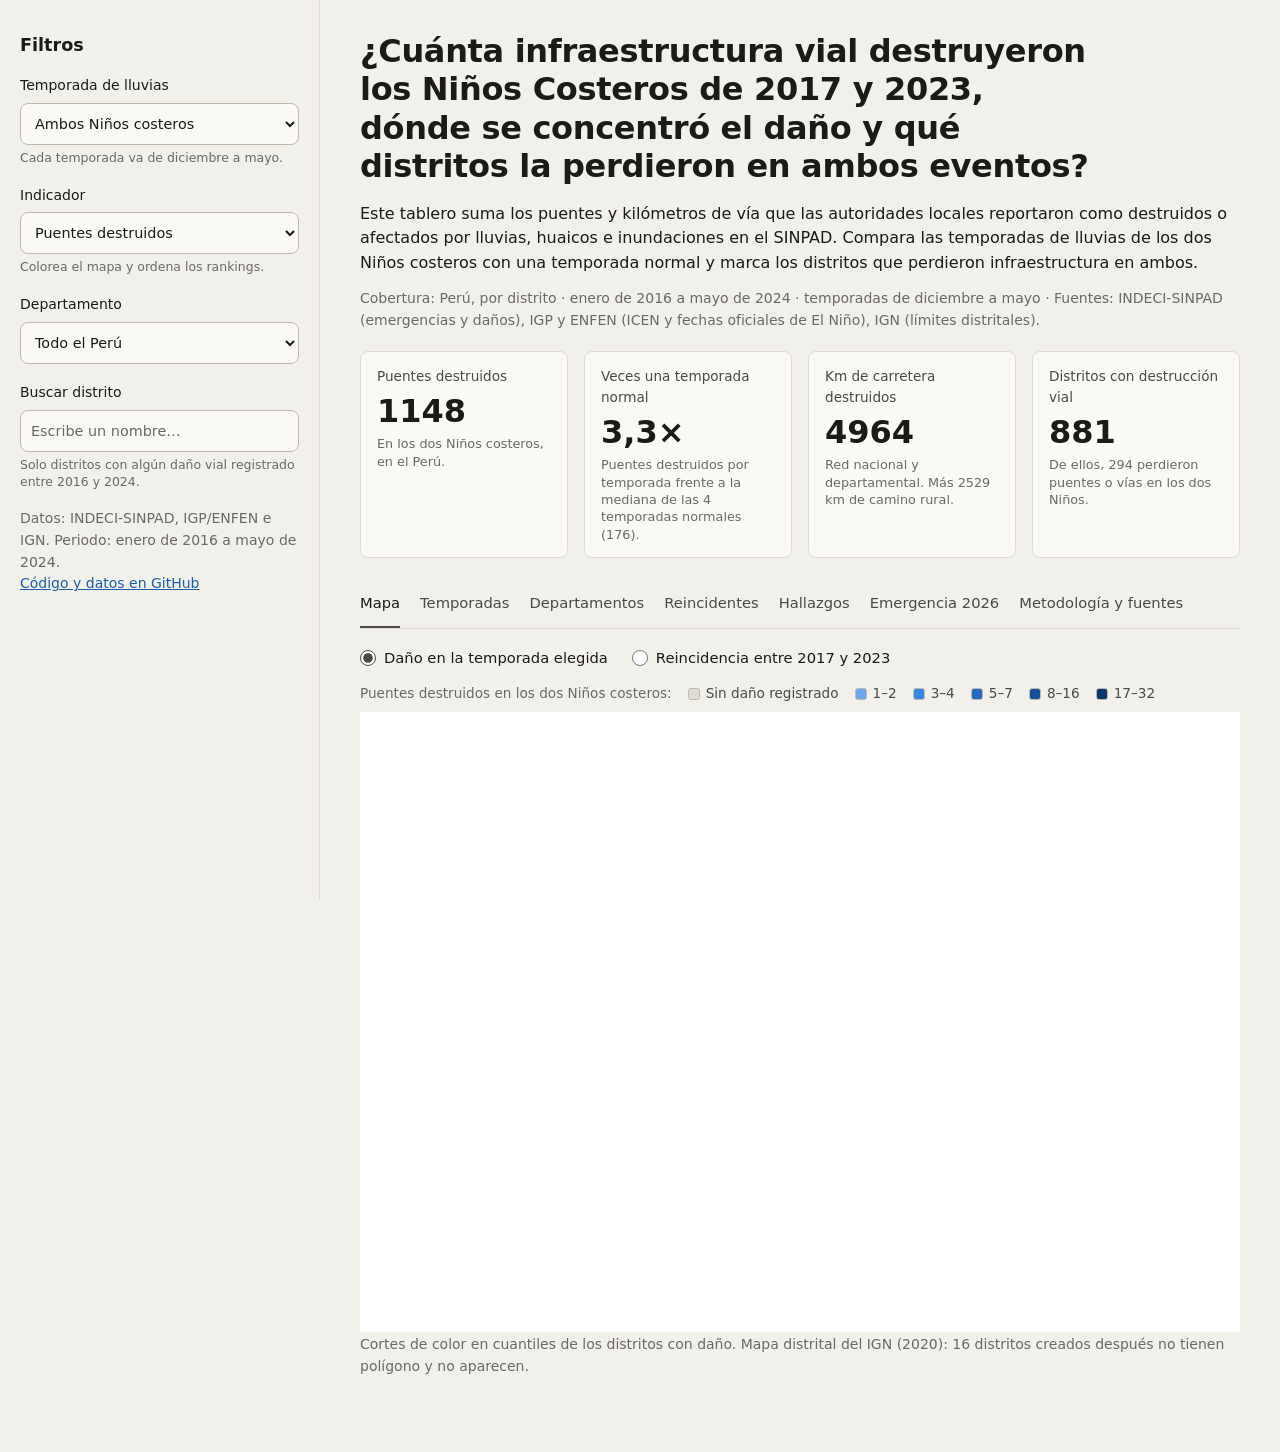
<file: docs/index.html>
<!doctype html>
<html lang="es">
<head>
<meta charset="utf-8">
<meta name="viewport" content="width=device-width, initial-scale=1">
<title>¿Cuánta infraestructura vial destruyeron los Niños Costeros de 2017 y 2023, dónde se concentró el daño y qué distritos la perdieron en ambos eventos?</title>
<meta name="description" content="Tablero interactivo con los puentes y kilómetros de vía destruidos en los Niños Costeros de 2017 y 2023 en el Perú, por temporada, departamento y distrito.">
<meta property="og:title" content="¿Cuánta infraestructura vial destruyeron los Niños Costeros de 2017 y 2023, dónde se concentró el daño y qué distritos la perdieron en ambos eventos?">
<meta property="og:description" content="Tablero interactivo con los puentes y kilómetros de vía destruidos en los Niños Costeros de 2017 y 2023 en el Perú, por temporada, departamento y distrito.">
<meta property="og:type" content="website">
<meta name="theme-color" content="#f2f0eb">
<link rel="icon" href="data:image/svg+xml,<svg xmlns=%22http://www.w3.org/2000/svg%22 viewBox=%220 0 100 100%22><text y=%22.9em%22 font-size=%2290%22>🌉</text></svg>">
<link rel="stylesheet" href="estilos.css">
<script defer src="plotly-4.0.0.min.js"></script>
<script defer src="app.js"></script>
</head>
<body>
<div class="pagina">

<aside class="filtros" aria-label="Filtros">
  <details id="filtros-plegable" open>
  <summary><h2>Filtros</h2></summary>
  <div class="campo">
    <label for="f-temporada">Temporada de lluvias</label>
    <select id="f-temporada"></select>
    <small>Cada temporada va de diciembre a mayo.</small>
  </div>
  <div class="campo">
    <label for="f-indicador">Indicador</label>
    <select id="f-indicador"></select>
    <small>Colorea el mapa y ordena los rankings.</small>
  </div>
  <div class="campo">
    <label for="f-departamento">Departamento</label>
    <select id="f-departamento"></select>
  </div>
  <div class="campo">
    <label for="f-distrito">Buscar distrito</label>
    <div class="combo">
      <input id="f-distrito" type="text" role="combobox" aria-expanded="false" aria-controls="f-distrito-lista"
             aria-autocomplete="list" autocomplete="off" spellcheck="false" placeholder="Escribe un nombre…">
      <button id="f-distrito-limpiar" type="button" aria-label="Quitar el distrito elegido" hidden>×</button>
      <ul id="f-distrito-lista" role="listbox" aria-label="Distritos" hidden></ul>
    </div>
    <small>Solo distritos con algún daño vial registrado entre 2016 y 2024.</small>
  </div>
  <p class="sub">Datos: INDECI-SINPAD, IGP/ENFEN e IGN. Periodo: enero de 2016 a mayo de 2024.<br>
    <a id="enlace-repo" href="#">Código y datos en GitHub</a></p>
  </details>
</aside>

<main>
  <h1>¿Cuánta infraestructura vial destruyeron los Niños Costeros de 2017 y 2023, dónde se concentró el daño y qué distritos la perdieron en ambos eventos?</h1>
  <p>Este tablero suma los puentes y kilómetros de vía que las autoridades locales reportaron como destruidos o afectados
    por lluvias, huaicos e inundaciones en el SINPAD. Compara las temporadas de lluvias de los dos Niños costeros con una
    temporada normal y marca los distritos que perdieron infraestructura en ambos.</p>
  <p class="sub">Cobertura: Perú, por distrito · enero de 2016 a mayo de 2024 · temporadas de diciembre a mayo · Fuentes:
    INDECI-SINPAD (emergencias y daños), IGP y ENFEN (ICEN y fechas oficiales de El Niño), IGN (límites distritales).</p>

  <noscript><p class="aviso">Este tablero necesita JavaScript para filtrar los datos y dibujar el mapa.</p></noscript>
  <p id="aviso" class="aviso" role="status">Cargando los datos…</p>

  <div id="tablero" hidden>
    <div id="kpis" class="kpis"></div>

    <div class="pestanas" role="tablist" aria-label="Secciones del tablero">
      <button type="button" role="tab" id="t-mapa" aria-controls="p-mapa" aria-selected="true">Mapa</button>
      <button type="button" role="tab" id="t-temporadas" aria-controls="p-temporadas" aria-selected="false" tabindex="-1">Temporadas</button>
      <button type="button" role="tab" id="t-departamentos" aria-controls="p-departamentos" aria-selected="false" tabindex="-1">Departamentos</button>
      <button type="button" role="tab" id="t-reincidentes" aria-controls="p-reincidentes" aria-selected="false" tabindex="-1">Reincidentes</button>
      <button type="button" role="tab" id="t-hallazgos" aria-controls="p-hallazgos" aria-selected="false" tabindex="-1">Hallazgos</button>
      <button type="button" role="tab" id="t-emergencia" aria-controls="p-emergencia" aria-selected="false" tabindex="-1">Emergencia 2026</button>
      <button type="button" role="tab" id="t-metodologia" aria-controls="p-metodologia" aria-selected="false" tabindex="-1">Metodología y fuentes</button>
    </div>

    <section role="tabpanel" id="p-mapa" aria-labelledby="t-mapa">
      <fieldset class="modos">
        <legend class="oculto">Qué mostrar en el mapa</legend>
        <label><input type="radio" name="modo" value="dano" checked> Daño en la temporada elegida</label>
        <label><input type="radio" name="modo" value="reincidencia"> Reincidencia entre 2017 y 2023</label>
      </fieldset>
      <div id="ley-mapa" class="ley"></div>
      <div id="g-mapa" class="grafico grafico-mapa"></div>
      <p id="nota-mapa" class="nota"></p>
      <div id="ficha"></div>
    </section>

    <section role="tabpanel" id="p-temporadas" aria-labelledby="t-temporadas" hidden>
      <h3 id="h-temporadas"></h3>
      <p class="nota">Línea punteada: mediana de las 4 temporadas sin ningún mes de Niño costero (2017-18, 2019-20, 2020-21 y
        2021-22). Las cifras sobre las barras son las de los dos Niños costeros.</p>
      <div id="g-temporadas" class="grafico"></div>
      <h3 id="h-mensual"></h3>
      <p class="nota">Las franjas marcan los meses de cada evento El Niño costero según la lista oficial del IGP (criterio
        ENFEN). La línea punteada del ICEN es 0,4 °C, el umbral de condición cálida. El ICEN es nacional: no cambia con el
        departamento.</p>
      <div id="g-mensual" class="grafico"></div>
      <h3 id="h-peligros"></h3>
      <p id="nota-peligros" class="nota"></p>
      <div id="g-peligros" class="grafico"></div>
    </section>

    <section role="tabpanel" id="p-departamentos" aria-labelledby="t-departamentos" hidden>
      <h3 id="h-departamentos"></h3>
      <div id="ley-departamentos" class="ley"></div>
      <p id="nota-departamentos" class="nota" hidden></p>
      <div id="rankings" class="rankings"></div>
    </section>

    <section role="tabpanel" id="p-reincidentes" aria-labelledby="t-reincidentes" hidden>
      <p id="reinc-resumen"></p>
      <p id="reinc-vacio" class="aviso" hidden>No hay distritos reincidentes en esta zona.</p>
      <div id="reinc-contenido">
        <h3 id="h-top"></h3>
        <div id="g-top" class="grafico"></div>
        <h3>Lista completa</h3>
        <div class="campo campo-busqueda">
          <label for="reinc-busqueda">Filtrar por distrito o provincia</label>
          <input id="reinc-busqueda" type="search" placeholder="Por ejemplo: Supe" autocomplete="off">
        </div>
        <div class="tabla-caja" tabindex="0" role="region" aria-label="Lista de distritos reincidentes">
          <table id="reinc-tabla"></table>
        </div>
        <p class="acciones">
          <button type="button" id="reinc-descargar" class="boton">Descargar esta lista (CSV)</button>
          <span id="reinc-conteo" class="sub"></span>
        </p>
        <p class="nota">Reincidente: al menos un puente destruido o algún km de vía destruido tanto en la temporada 2016-17 como
          en la 2022-23. Las columnas 2017 y 2023 son puentes y km de vía destruidos en cada Niño. «Temporadas con destrucción»
          cuenta las 8 temporadas completas del periodo (2016-17 a 2023-24).</p>
      </div>
    </section>

    <section role="tabpanel" id="p-hallazgos" aria-labelledby="t-hallazgos" hidden></section>

    <section role="tabpanel" id="p-emergencia" aria-labelledby="t-emergencia" hidden>
      <p id="dec-resumen"></p>
      <p class="nota">La declaratoria señala un peligro inminente, no daños ocurridos.</p>
      <div id="dec-kpis" class="kpis"></div>
      <p id="dec-lectura"></p>
      <p class="nota">Niño 2017 es la temporada 2016-17 y Niño 2023, la 2022-23, como en el resto del tablero. Cualquier daño vial:
        al menos un puente o algún km de vía destruido o afectado. Destrucción vial: al menos un puente destruido o algún km de vía
        destruido. Coincidir no anticipa el mismo daño, y no coincidir no significa estar a salvo: el SINPAD solo recoge lo que
        reportan las autoridades locales.</p>
      <h3>Lista de distritos declarados</h3>
      <div class="campos-lista">
        <div class="campo">
          <label for="dec-grupo">Mostrar</label>
          <select id="dec-grupo"></select>
        </div>
        <div class="campo">
          <label for="dec-busqueda">Filtrar por distrito, provincia o departamento</label>
          <input id="dec-busqueda" type="search" placeholder="Por ejemplo: Callao" autocomplete="off">
        </div>
      </div>
      <div class="tabla-caja" tabindex="0" role="region" aria-label="Lista de distritos declarados en emergencia">
        <table id="dec-tabla"></table>
      </div>
      <p class="acciones">
        <button type="button" id="dec-descargar" class="boton">Descargar esta lista (CSV)</button>
        <span id="dec-conteo" class="sub"></span>
      </p>
      <p class="nota">Nombres y orden del Anexo del decreto (El Peruano, 3 de noviembre de 2026, págs. 15-25). Lima Metropolitana y
        Lima Provincias se separan como en el resto del tablero. Callao no está en el filtro de departamento porque no tiene daño
        vial en los datos: sus 4 distritos aparecen en la lista de todo el Perú.</p>
    </section>

    <section role="tabpanel" id="p-metodologia" aria-labelledby="t-metodologia" class="texto" hidden>
      <h3>Fuentes</h3>
      <div class="tabla-caja tabla-libre" tabindex="0" role="region" aria-label="Fuentes de datos">
        <table>
          <thead><tr><th>Fuente</th><th>Qué aporta</th><th>Licencia</th></tr></thead>
          <tbody>
            <tr>
              <td>INDECI, SINPAD: <a href="https://www.datosabiertos.gob.pe/dataset/emergencias-y-da%C3%B1os-nivel-nacional-por-departamento">Emergencias y daños a nivel nacional</a></td>
              <td>Puentes y km de vía destruidos y afectados por emergencia y distrito</td>
              <td>ODC-By</td>
            </tr>
            <tr>
              <td>IGP y ENFEN: <a href="http://met.igp.gob.pe/variabclim/indices.html">Índice Costero El Niño (ICEN)</a></td>
              <td>Calentamiento del mar y fechas oficiales de cada Niño costero</td>
              <td>Dato público</td>
            </tr>
            <tr>
              <td>IGN, vía OCHA HDX: <a href="https://data.humdata.org/dataset/cod-ab-per">límites administrativos (COD-AB)</a></td>
              <td>Polígonos de los distritos (vigentes al 14/07/2020)</td>
              <td>CC BY-IGO</td>
            </tr>
            <tr>
              <td>El Peruano, Normas Legales (03/11/2026): Decreto Supremo Nº 149-2026-PCM, Anexo, págs. 15-25</td>
              <td>Distritos declarados en emergencia (solo la pestaña Emergencia 2026)</td>
              <td>Norma legal</td>
            </tr>
          </tbody>
        </table>
      </div>
      <p>Los archivos del SINPAD, el IGP y el IGN se descargaron el 01/11/2026. El Anexo del decreto se transcribió a Excel el
        03/11/2026. El registro con procedencia, licencia y SHA-256 de cada uno está en
        <a id="enlace-fuentes" href="#"><code>datos/fuentes.csv</code></a>.</p>

      <h3>Cómo se construyó</h3>
      <ul>
        <li><strong>Periodo:</strong> enero de 2016 a mayo de 2024 (10 817 registros de lluvias, huaicos e inundaciones con daño vial).</li>
        <li><strong>Temporada de lluvias:</strong> de diciembre a mayo; 2016-17 va de diciembre de 2016 a mayo de 2017. El 98,2 % de los puentes destruidos del periodo cae en esos meses.</li>
        <li><strong>Fechas oficiales de los eventos de El Niño costero</strong> (IGP, criterio ENFEN 2024). Estos son los que coinciden con el periodo de estudio:
          <div class="tabla-caja tabla-libre" tabindex="0" role="region" aria-label="Fechas oficiales de los eventos de El Niño costero">
            <table id="tabla-eventos">
              <thead><tr><th>Evento</th><th>Inicio</th><th>Fin</th><th class="n">Duración</th><th>Magnitud</th><th>Meses dentro de una temporada de lluvias</th></tr></thead>
              <tbody>
                <tr><td>Niño costero 2015-16</td><td>abril de 2015</td><td>mayo de 2016</td><td class="n">14 meses</td><td>Fuerte</td><td>2015-16: enero a mayo de 2016 (temporada incompleta, solo en la serie mensual)</td></tr>
                <tr><td><strong>Niño Costero 2017</strong></td><td>enero de 2017</td><td>abril de 2017</td><td class="n">4 meses</td><td>Moderado</td><td>2016-17: enero a abril de 2017</td></tr>
                <tr><td>Niño costero 2018-19</td><td>noviembre de 2018</td><td>enero de 2019</td><td class="n">3 meses</td><td>Débil</td><td>2018-19: diciembre de 2018 y enero de 2019</td></tr>
                <tr><td><strong>Niño Costero 2023</strong></td><td>marzo de 2023</td><td>febrero de 2024</td><td class="n">12 meses</td><td>Fuerte</td><td>2022-23: marzo a mayo de 2023<br>2023-24: diciembre de 2023 a febrero de 2024</td></tr>
              </tbody>
            </table>
          </div>
          <p class="nota">En negrita, los dos eventos que compara el tablero, cada uno con su temporada principal (2016-17 y 2022-23). Las otras temporadas con meses de Niño costero no entran en esa comparación ni en la línea base.</p>
        </li>
        <li><strong>Línea base:</strong> mediana de las 4 temporadas sin ningún mes de Niño costero (2017-18, 2019-20, 2020-21 y 2021-22). «Veces una temporada normal» divide el valor de la temporada entre esa mediana, en la misma zona.</li>
        <li><strong>Km de vía</strong> = km de carretera (red nacional y departamental) + km de camino rural (red vecinal).</li>
        <li><strong>Distrito con destrucción vial:</strong> al menos un puente destruido o algún km de vía destruido en la temporada.</li>
        <li><strong>Reincidente:</strong> distrito con destrucción vial tanto en 2016-17 como en 2022-23.</li>
        <li><strong>Peligros:</strong> lluvias, huaicos y deslizamientos (con derrumbes y aluviones) e inundaciones.</li>
        <li><strong>Valores extremos:</strong> se revisaron a mano los 22 valores sobre el percentil 99,9. Solo se anuló un registro inverosímil (Candarave, Tacna, 2024: 100 puentes destruidos y 1000 afectados).</li>
        <li><strong>Emergencia 2026:</strong> el Anexo del decreto no trae UBIGEO, así que sus 1380 distritos se cruzaron por nombre con el mapa del IGN: 1365 coinciden tal cual, 5 con otra escritura (Hualla, Santa Cruz de Toledo, Chacapalca, San Pedro de Laraos y Raimondi), 2 comparten polígono (Mazamari y Pangoa) y 8 no están en el mapa de 2020. La coincidencia con cada Niño se calcula por UBIGEO, con las mismas definiciones de daño y destrucción vial.</li>
      </ul>

      <h3>Limitaciones</h3>
      <ul>
        <li><strong>Subregistro:</strong> el SINPAD recoge lo que reportan las autoridades locales; puede haber daños no reportados.</li>
        <li><strong>El SINPAD no marca qué daños se deben a El Niño:</strong> se aproxima con la temporada de lluvias y las fechas oficiales. Parte del daño de una temporada con Niño puede deberse a otras lluvias.</li>
        <li><strong>Más reportes con los años:</strong> el sistema pasó de 4492–5489 registros anuales en 2018-2020 a 7251–7799 en 2021-2022 sin un Niño fuerte. Por eso la línea base usa la mediana y los titulares usan puentes.</li>
        <li><strong>Los puentes se cuentan sin distinguir tamaño:</strong> un puente peatonal pesa lo mismo que uno vehicular.</li>
        <li><strong>Posible mezcla de unidades en caminos rurales</strong> («km o metros» según el diccionario): los 2300 km de camino rural destruidos en 2017 deben leerse con cautela.</li>
        <li><strong>Sin valorización en soles:</strong> el dataset solo trae el costo de la ayuda humanitaria.</li>
        <li><strong>Mapa de 2020:</strong> 16 distritos creados después no tienen polígono (60 registros viales). Si un distrito se dividió después de 2017, su daño de 2023 queda en el distrito nuevo y la reincidencia puede subestimarse.</li>
        <li><strong>Línea base corta:</strong> solo hay 4 temporadas normales en el periodo.</li>
        <li><strong>Enero a mayo de 2016 solo aparece en la serie mensual:</strong> su temporada (2015-16) queda incompleta porque el periodo empieza en enero de 2016, así que no se muestra en los gráficos por temporada.</li>
        <li><strong>Emergencia 2026, una foto del decreto:</strong> la lista refleja el Anexo publicado el 03/11/2026, vigente por 60 días calendario, y no recoge prórrogas ni cambios posteriores. Un distrito creado después de 2017 no puede tener registros de ese Niño con su propio código: su daño puede haber quedado en el distrito del que se separó. Alto Trujillo no tiene UBIGEO ni registros en los datos, y cuenta como sin daño registrado.</li>
      </ul>

      <h3>Descargar los datos filtrados</h3>
      <p id="nota-descarga" class="nota"></p>
      <p class="acciones"><button type="button" id="sel-descargar" class="boton">Descargar CSV</button></p>
      <p>Código, datos y documentación: <a id="enlace-codigo" href="#"></a></p>
    </section>
  </div>
</main>
</div>
</body>
</html>
</file>
<file: docs/estilos.css>
/* Fondo hueso y las mismas tintas de los gráficos (app.js). */
:root {
  color-scheme: light;
  --fondo: #f2f0eb;
  --superficie: #faf9f6;
  --tinta: #1b1a18;
  --tinta-2: #4a4945;
  --tinta-3: #6b6963;
  --grilla: #dedbd2;
  --eje: #bdb9ae;
  --enlace: #1c5cab;
  --fuente: system-ui, -apple-system, "Segoe UI", sans-serif;
}

* { box-sizing: border-box; }
[hidden] { display: none !important; }

body {
  margin: 0;
  background: var(--fondo);
  color: var(--tinta);
  font: 16px/1.55 var(--fuente);
}
a { color: var(--enlace); }
code { font-size: 0.92em; }
:focus-visible { outline: 2px solid var(--enlace); outline-offset: 2px; }

.oculto {
  position: absolute; width: 1px; height: 1px; padding: 0; margin: -1px;
  overflow: hidden; clip-path: inset(50%); white-space: nowrap; border: 0;
}

/* --- Estructura --- */
.pagina {
  display: grid;
  grid-template-columns: 320px minmax(0, 1fr);
  min-height: 100vh;
}
.filtros {
  position: sticky;
  top: 0;
  align-self: start;
  height: 100vh;
  overflow-y: auto;
  padding: 32px 20px;
  border-right: 1px solid var(--grilla);
}
.filtros h2 { margin: 0; font-size: 1.1rem; font-weight: 600; }
.filtros summary { list-style: none; margin-bottom: 16px; pointer-events: none; }
.filtros summary::-webkit-details-marker { display: none; }
main { padding: 32px 40px 64px; min-width: 0; max-width: 1240px; }

h1 { margin: 0 0 16px; font-size: clamp(1.45rem, 2.5vw, 2.1rem); font-weight: 700; line-height: 1.2; letter-spacing: -0.01em; text-wrap: balance; }
h3 { margin: 28px 0 6px; font-size: 1.15rem; font-weight: 600; line-height: 1.3; }
h3:first-child { margin-top: 8px; }
p { margin: 0 0 12px; }
.sub { color: var(--tinta-3); font-size: 0.875rem; }
.nota { color: var(--tinta-3); font-size: 0.875rem; margin: 2px 0 10px; }
.aviso {
  border: 1px solid var(--grilla);
  border-radius: 8px;
  padding: 12px 16px;
  color: var(--tinta-2);
  margin-top: 20px;
}

/* --- Filtros --- */
.campo { margin-bottom: 18px; }
.campo label { display: block; margin-bottom: 6px; font-size: 0.875rem; color: var(--tinta); }
.campo small { display: block; margin-top: 5px; font-size: 0.78rem; line-height: 1.35; color: var(--tinta-3); }
select, input[type="text"], input[type="search"] {
  width: 100%;
  min-height: 42px;
  padding: 8px 10px;
  border: 1px solid var(--eje);
  border-radius: 8px;
  background: var(--superficie);
  color: var(--tinta);
  font: inherit;
  font-size: 0.9rem;
}
input::placeholder { color: var(--tinta-3); opacity: 1; }
.combo { position: relative; }
.combo input { padding-right: 36px; }
#f-distrito-limpiar {
  position: absolute; top: 3px; right: 3px;
  width: 36px; height: 36px;
  border: 0; border-radius: 6px;
  background: transparent; color: var(--tinta-2);
  font-size: 1.2rem; line-height: 1; cursor: pointer;
}
#f-distrito-limpiar:hover { color: var(--tinta); }
#f-distrito-lista {
  position: absolute; z-index: 20; left: 0; right: 0; top: calc(100% + 4px);
  margin: 0; padding: 4px; list-style: none;
  max-height: 260px; overflow-y: auto;
  border: 1px solid var(--eje); border-radius: 8px;
  background: var(--superficie);
}
#f-distrito-lista li { padding: 7px 8px; border-radius: 5px; font-size: 0.85rem; line-height: 1.3; cursor: pointer; }
#f-distrito-lista li[aria-selected="true"], #f-distrito-lista li:hover { background: var(--grilla); }
#f-distrito-lista li.vacio { color: var(--tinta-3); cursor: default; background: none; }

/* --- Indicadores --- */
.kpis {
  display: grid;
  grid-template-columns: repeat(4, minmax(0, 1fr));
  gap: 16px;
  margin: 20px 0 24px;
}
.kpi { background: var(--superficie); border: 1px solid var(--grilla); border-radius: 8px; padding: 14px 16px; min-height: 128px; }
.kpi-t { color: var(--tinta-2); font-size: 0.85rem; }
.kpi-v { font-size: 2rem; font-weight: 600; line-height: 1.25; margin: 4px 0; font-variant-numeric: tabular-nums; }
.kpi-p { color: var(--tinta-2); font-size: 0.6em; font-weight: 500; white-space: nowrap; }
.kpi-n { color: var(--tinta-3); font-size: 0.8rem; line-height: 1.35; }

/* --- Pestañas --- */
.pestanas {
  display: flex;
  flex-wrap: wrap;
  gap: 0 20px;
  border-bottom: 1px solid var(--grilla);
  margin-bottom: 18px;
}
[role="tab"] {
  flex: none;
  padding: 10px 0 11px;
  border: 0;
  border-bottom: 2px solid transparent;
  background: none;
  color: var(--tinta-2);
  font: inherit;
  font-size: 0.92rem;
  cursor: pointer;
}
[role="tab"]:hover { color: var(--tinta); }
[role="tab"][aria-selected="true"] { color: var(--tinta); border-bottom-color: var(--tinta-2); }

/* --- Mapa y gráficos --- */
.modos { display: flex; flex-wrap: wrap; gap: 8px 24px; border: 0; padding: 0; margin: 0 0 14px; }
.modos label { display: inline-flex; align-items: center; gap: 8px; font-size: 0.92rem; cursor: pointer; }
.modos input { accent-color: var(--tinta-2); width: 16px; height: 16px; margin: 0; }
.ley { display: flex; flex-wrap: wrap; gap: 6px 16px; align-items: center; font-size: 0.85rem; color: var(--tinta-2); margin: 2px 0 8px; }
.ley-t { color: var(--tinta-3); }
.ley-i { display: inline-flex; align-items: center; gap: 6px; }
.ley-c { width: 12px; height: 12px; border-radius: 3px; border: 1px solid var(--eje); display: inline-block; flex: none; }
.grafico { min-width: 0; width: 100%; }
.grafico-mapa { min-height: 460px; }
.rankings { display: grid; grid-template-columns: repeat(auto-fit, minmax(min(100%, 400px), 1fr)); gap: 24px; }
.ranking-t { font-weight: 600; margin: 0 0 2px; }
#ficha h3 { margin-top: 24px; }

/* --- Tablas --- */
.campo-busqueda { max-width: 360px; margin-bottom: 12px; }
.campos-lista { display: flex; flex-wrap: wrap; gap: 0 16px; max-width: 760px; }
.campos-lista .campo { flex: 1 1 280px; min-width: 0; margin-bottom: 12px; }
#dec-tabla td:nth-child(n+4) { white-space: nowrap; }  /* los nombres largos sí pueden partirse */
.tabla-caja { max-height: 420px; overflow: auto; border: 1px solid var(--grilla); border-radius: 8px; }
.tabla-libre { max-height: none; margin-bottom: 14px; }
table { width: 100%; border-collapse: collapse; font-size: 0.85rem; }
th, td { padding: 8px 10px; text-align: left; border-bottom: 1px solid var(--grilla); }
tbody tr:last-child td { border-bottom: 0; }
th { position: sticky; top: 0; z-index: 1; background: var(--superficie); color: var(--tinta-2); font-weight: 600; white-space: nowrap; }
td.n, th.n { text-align: right; font-variant-numeric: tabular-nums; }
#reinc-tabla td { white-space: nowrap; }
th button {
  all: unset;
  cursor: pointer;
}
th button:focus-visible { outline: 2px solid var(--enlace); outline-offset: 2px; }
.boton {
  padding: 8px 14px;
  border: 1px solid var(--eje);
  border-radius: 8px;
  background: var(--superficie);
  color: var(--tinta);
  font: inherit;
  font-size: 0.9rem;
  cursor: pointer;
}
.boton:hover { border-color: var(--tinta-3); }
.acciones { display: flex; flex-wrap: wrap; align-items: center; gap: 12px; margin: 12px 0; }

/* --- Hallazgos y metodología --- */
.hallazgo { background: var(--superficie); border: 1px solid var(--grilla); border-radius: 8px; padding: 16px 20px; margin-bottom: 16px; }
.hallazgo h3 { margin: 0 0 10px; font-size: 1.02rem; }
.hallazgo ul, .texto ul { margin: 0 0 12px; padding-left: 20px; }
.hallazgo li, .texto li { margin-bottom: 6px; }
.hallazgo li:last-child { margin-bottom: 0; }
.hallazgo ul:last-child { margin-bottom: 0; }
.hallazgo .tabla-caja { max-height: none; }
.hallazgo th { position: static; white-space: normal; }
.texto { max-width: 920px; font-size: 0.95rem; }
.tabla-libre th { position: static; }
.texto li .tabla-caja { margin: 8px 0 6px; }
#tabla-eventos td:nth-child(-n+4) { white-space: nowrap; }
#tabla-eventos td:last-child { min-width: 240px; }

@media (max-width: 1180px) {
  .kpis { grid-template-columns: repeat(2, minmax(0, 1fr)); }
}
/* En pantallas angostas: título, filtros y tablero, en ese orden. */
@media (max-width: 900px) {
  .pagina { display: flex; flex-direction: column; }
  main { display: contents; }
  main > * { margin-left: 16px; margin-right: 16px; order: 1; min-width: 0; }
  main > h1 { margin-top: 20px; }
  .filtros {
    order: 2;
    align-self: stretch;
    position: static;
    height: auto;
    overflow: visible;
    margin: 8px 0 0;
    padding: 16px;
    border-right: 0;
    border-top: 1px solid var(--grilla);
    border-bottom: 1px solid var(--grilla);
  }
  .filtros summary { display: flex; justify-content: space-between; align-items: center; margin: 0; pointer-events: auto; cursor: pointer; }
  .filtros summary::after { content: "▾"; color: var(--tinta-2); font-size: 1.2rem; line-height: 1; }
  .filtros details[open] summary { margin-bottom: 16px; }
  .filtros details[open] summary::after { content: "▴"; }
  main > #tablero, main > #aviso, main > noscript { order: 3; }
  main > #tablero { margin-bottom: 40px; }
}
@media (max-width: 640px) {
  .pestanas { gap: 0 18px; }
}
@media (max-width: 480px) {
  .kpis { gap: 10px; }
  .kpi { padding: 12px; min-height: 0; }
  .kpi-v { font-size: 1.6rem; }
}
</file>
